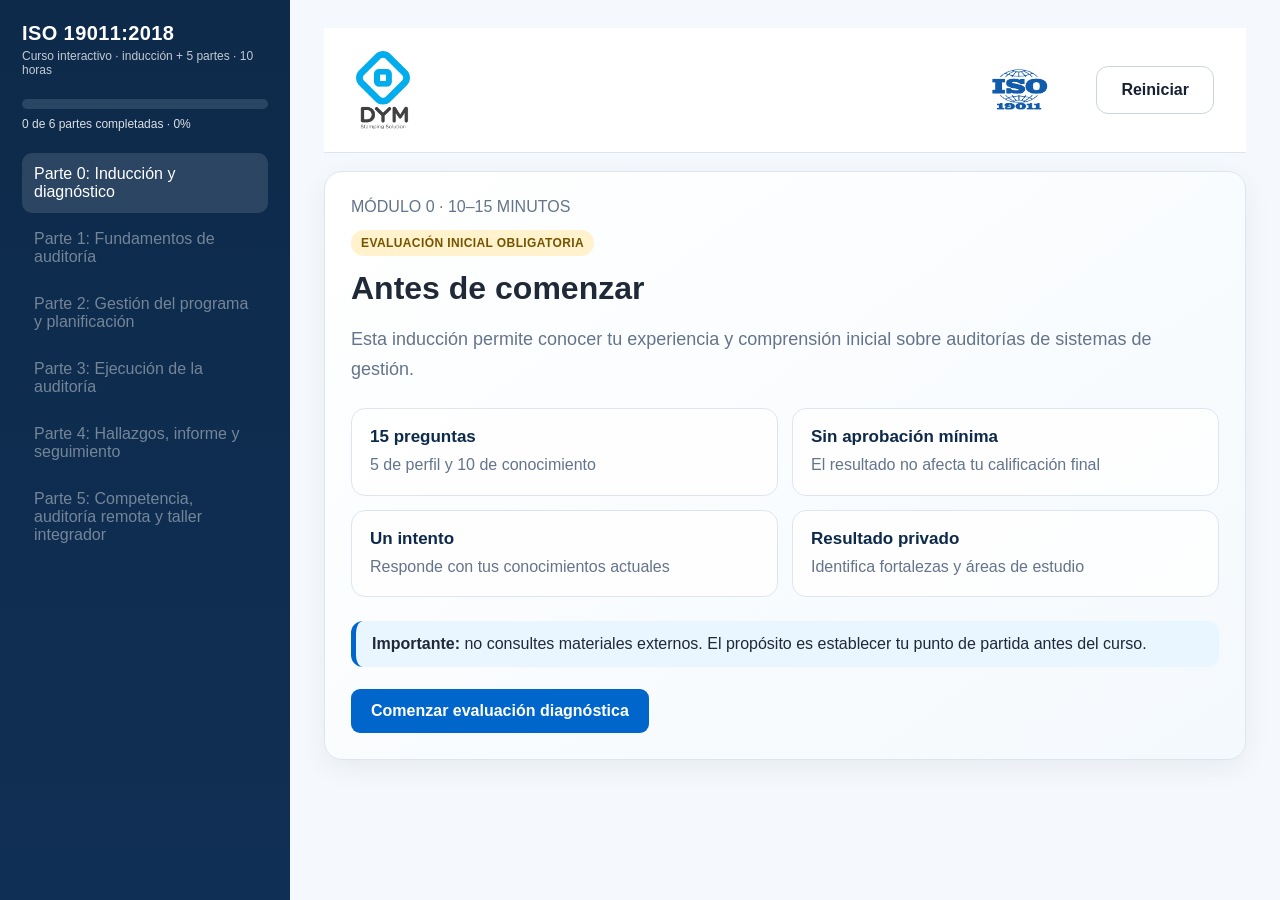
<file: index.html>
<!doctype html>
<html lang="es">
<head>
  <meta charset="utf-8">
  <meta name="viewport" content="width=device-width, initial-scale=1">

  <title>Curso ISO 19011:2018</title>

  <link rel="stylesheet" href="./css/style.css">
</head>

<body>
  <div class="app">

    <aside class="sidebar">
      <div class="brand">ISO 19011:2018</div>

      <div class="tag">
        Curso interactivo · inducción + 5 partes · 10 horas
      </div>

      <div class="progress-wrap">
        <div class="progressbar">
          <i id="progressFill"></i>
        </div>

        <div class="progress-label" id="progressLabel"></div>
      </div>

      <nav class="module-nav" id="moduleNav"></nav>
    </aside>

    <main class="main">
      <div class="topbar">

        <div class="brand-left">
          <img
            src="./assets/dym-logo.png"
            alt="DYM Stamping Solution"
            class="dym-logo">
        </div>

        <div class="brand-right">

          <img
            src="./assets/iso19011-logo.png"
            alt="ISO 19011"
            class="iso-logo">

          <button
            id="reset"
            class="btn secondary"
            type="button">
            Reiniciar
          </button>

        </div>
      </div>

      <div id="content"></div>
    </main>

  </div>

  <script src="./js/course-data.js"></script>
  <script src="./js/app.js"></script>
  <script type="module" src="./js/session-guard.js"></script>
</body>
</html>
</file>
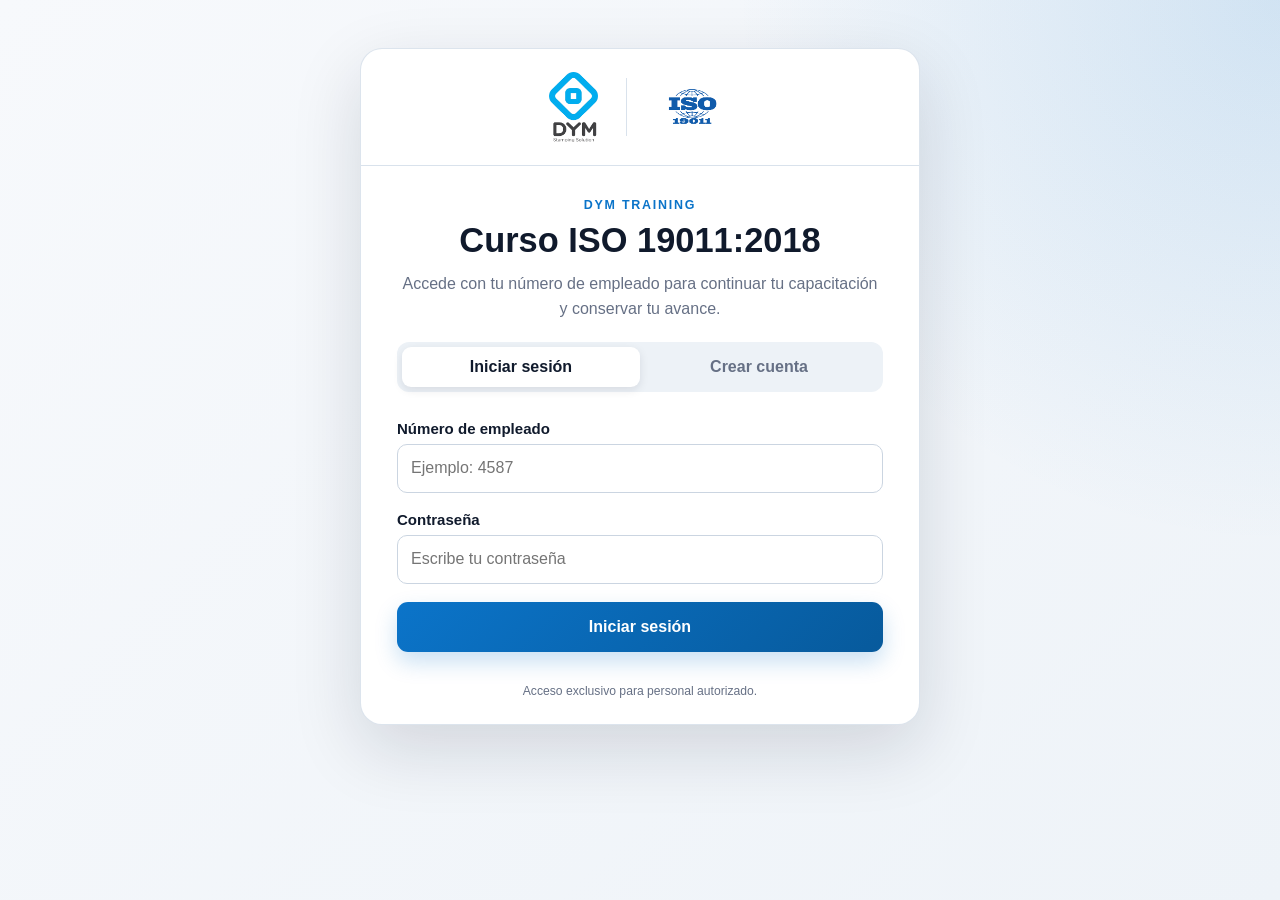
<file: login.html>
<!doctype html>
<html lang="es">
<head>
  <meta charset="utf-8">
  <meta name="viewport" content="width=device-width, initial-scale=1">
  <title>Acceso · Curso ISO 19011:2018</title>
  <link rel="stylesheet" href="./css/style.css">
  <link rel="stylesheet" href="./css/auth.css">
</head>
<body class="auth-page">
  <main class="auth-shell">
    <section class="auth-card" aria-labelledby="authTitle">
      <header class="auth-branding">
        <img src="./assets/dym-logo.png" class="auth-logo auth-logo-dym" alt="DYM Stamping Solutions">
        <span class="auth-brand-divider" aria-hidden="true"></span>
        <img src="./assets/iso19011-logo.png" class="auth-logo auth-logo-iso" alt="ISO 19011">
      </header>

      <div class="auth-intro">
        <p class="auth-kicker">DYM Training</p>
        <h1 id="authTitle">Curso ISO 19011:2018</h1>
        <p>Accede con tu número de empleado para continuar tu capacitación y conservar tu avance.</p>
      </div>

      <div class="auth-tabs" role="tablist" aria-label="Opciones de acceso">
        <button id="showLoginButton" class="auth-tab is-active" type="button"
          role="tab" aria-selected="true" aria-controls="loginPanel">Iniciar sesión</button>
        <button id="showRegisterButton" class="auth-tab" type="button"
          role="tab" aria-selected="false" aria-controls="registerPanel">Crear cuenta</button>
      </div>

      <section id="loginPanel" class="auth-panel" role="tabpanel" aria-labelledby="showLoginButton">
        <form id="loginForm" novalidate>
          <div class="auth-field">
            <label for="employeeNumberLogin">Número de empleado</label>
            <input id="employeeNumberLogin" name="employeeNumber" type="text"
              autocomplete="username" maxlength="30" placeholder="Ejemplo: 4587" required>
          </div>

          <div class="auth-field">
            <label for="loginPassword">Contraseña</label>
            <input id="loginPassword" name="password" type="password"
              autocomplete="current-password" minlength="8"
              placeholder="Escribe tu contraseña" required>
          </div>

          <button id="loginButton" class="auth-primary-button" type="submit">Iniciar sesión</button>
        </form>
      </section>

      <section id="registerPanel" class="auth-panel" role="tabpanel"
        aria-labelledby="showRegisterButton" hidden>
        <form id="registerForm" novalidate>
          <div class="auth-field">
            <label for="registerName">Nombre completo</label>
            <input id="registerName" name="fullName" type="text"
              autocomplete="name" maxlength="120" placeholder="Nombre y apellidos" required>
          </div>

          <div class="auth-field">
            <label for="employeeNumberRegister">Número de empleado</label>
            <input id="employeeNumberRegister" name="employeeNumber" type="text"
              autocomplete="username" maxlength="30" placeholder="Ejemplo: 4587" required>
            <small>Será tu identificador de acceso y no podrá repetirse.</small>
          </div>

          <div class="auth-field">
            <label for="registerPassword">Contraseña</label>
            <input id="registerPassword" name="password" type="password"
              autocomplete="new-password" minlength="8" maxlength="72"
              placeholder="Mínimo 8 caracteres" required>
          </div>

          <div class="auth-field">
            <label for="confirmPassword">Confirmar contraseña</label>
            <input id="confirmPassword" name="confirmPassword" type="password"
              autocomplete="new-password" minlength="8" maxlength="72"
              placeholder="Repite tu contraseña" required>
          </div>

          <label class="auth-checkbox">
            <input id="acceptTerms" type="checkbox" required>
            <span>Confirmo que los datos proporcionados son correctos y que esta cuenta será utilizada únicamente para capacitación.</span>
          </label>

          <button id="registerButton" class="auth-primary-button" type="submit">Crear cuenta</button>
        </form>
      </section>

      <div id="authMessage" class="auth-message" role="status" aria-live="polite" hidden></div>

      <footer class="auth-footer">
        <span>Acceso exclusivo para personal autorizado.</span>
      </footer>
    </section>
  </main>

  <script type="module" src="./js/auth.js"></script>
</body>
</html>
</file>
<file: css/style.css>
:root{
  --blue:#0066cc;--blue2:#0b84e5;--navy:#0d2a4a;--ink:#1f2937;--muted:#64748b;
  --bg:#f5f8fc;--card:#ffffff;--line:#dce6f2;--ok:#0f9d58;--warn:#f59e0b;--danger:#d93025;
}
*{box-sizing:border-box} body{margin:0;font-family:Inter,Segoe UI,Arial,sans-serif;background:var(--bg);color:var(--ink)}
button,input{font:inherit}.app{display:grid;grid-template-columns:290px 1fr;min-height:100vh}
.sidebar{background:linear-gradient(180deg,var(--navy),#102f54);color:white;padding:22px;position:sticky;top:0;height:100vh;overflow:auto}
.brand{font-weight:800;font-size:20px;letter-spacing:.4px}.tag{font-size:12px;opacity:.75;margin-top:4px}
.progress-wrap{margin:22px 0}.progressbar{height:10px;background:#274765;border-radius:999px;overflow:hidden}.progressbar i{display:block;height:100%;background:#36a3ff;width:0}
.progress-label{font-size:12px;margin-top:8px;opacity:.85}
.module-nav button{width:100%;display:block;text-align:left;border:0;background:transparent;color:white;padding:12px;border-radius:10px;margin:5px 0;cursor:pointer}
.module-nav button:hover,.module-nav button.active{background:rgba(255,255,255,.12)}
.main{padding:28px 34px 60px;max-width:1200px;width:100%}
.topbar{display:flex;justify-content:space-between;align-items:center;margin-bottom:18px}
.topbar h1{font-size:28px;margin:0}.actions{display:flex;gap:8px}
.btn{border:0;border-radius:9px;padding:10px 14px;cursor:pointer;background:var(--blue);color:white;font-weight:700}
.btn.secondary{background:white;color:var(--blue);border:1px solid var(--line)}
.hero,.lesson,.quiz,.certificate{background:var(--card);border:1px solid var(--line);border-radius:18px;padding:26px;box-shadow:0 8px 28px rgba(13,42,74,.06);margin-bottom:20px}
.hero{background:linear-gradient(135deg,#fff,#eef7ff)}.hero h2{font-size:32px;margin:0 0 8px}.meta{color:var(--muted);margin-bottom:14px}
.objectives{display:grid;grid-template-columns:repeat(2,minmax(0,1fr));gap:10px;padding:0;list-style:none}
.objectives li{background:#eef6ff;padding:12px;border-radius:10px;border-left:4px solid var(--blue)}
.lesson h3{color:var(--navy);font-size:23px;margin-top:0}.lesson p,.lesson li{line-height:1.65}
.callout{padding:14px 16px;border-radius:12px;margin:16px 0}.callout.key{background:#e9f5ff;border-left:5px solid var(--blue)}
.callout.tip{background:#eaf8f0;border-left:5px solid var(--ok)}.callout.warning{background:#fff6df;border-left:5px solid var(--warn)}
.cards{display:grid;gap:14px;margin:16px 0}.cards.two{grid-template-columns:repeat(2,1fr)}.cards.three{grid-template-columns:repeat(3,1fr)}.cards.four{grid-template-columns:repeat(4,1fr)}
.cards article{border:1px solid var(--line);border-radius:14px;padding:16px;background:white}.badge{display:inline-block;background:#e8f3ff;color:var(--blue);padding:4px 8px;border-radius:999px;font-size:12px;font-weight:800}
.compare{display:grid;grid-template-columns:1fr 1fr;gap:16px}.compare>div{border:1px solid var(--line);border-radius:14px;padding:16px}
.process{display:flex;gap:8px;flex-wrap:wrap;margin:18px 0}.process span{background:#e8f3ff;color:var(--navy);padding:10px 14px;border-radius:999px;font-weight:700}.process span:not(:last-child)::after{content:" →";color:var(--blue)}
table{width:100%;border-collapse:collapse;margin:16px 0}th,td{padding:12px;border:1px solid var(--line);text-align:left}th{background:#edf5ff}
.quiz h3{margin-top:0}.question{border-top:1px solid var(--line);padding:16px 0}.question:first-of-type{border-top:0}.question label{display:block;margin:8px 0;cursor:pointer}
.feedback{margin-top:8px;font-weight:700}.feedback.ok{color:var(--ok)}.feedback.bad{color:var(--danger)}
.module-footer{display:flex;justify-content:space-between;gap:10px;margin-top:22px}.hidden{display:none!important}
.certificate{text-align:center;padding:40px;border:8px double #b8ccea}.certificate h2{font-size:38px;color:var(--navy)}.certificate .name{font-size:30px;font-weight:800;margin:25px 0}
input[type=text]{width:100%;padding:12px;border:1px solid var(--line);border-radius:9px}
.small{font-size:12px;color:var(--muted)}
@media(max-width:850px){.app{grid-template-columns:1fr}.sidebar{position:relative;height:auto}.main{padding:18px}.objectives,.cards.two,.cards.three,.cards.four,.compare{grid-template-columns:1fr}}
@media print{.sidebar,.topbar,.module-footer,.quiz .btn{display:none!important}.app{display:block}.main{max-width:none}.lesson,.hero,.quiz,.certificate{box-shadow:none;break-inside:avoid}}

/* Módulo 0 · Inducción y evaluación diagnóstica */
.module-nav button:disabled{opacity:.42;cursor:not-allowed;background:transparent}
.lead{font-size:18px;line-height:1.65;color:var(--muted);max-width:850px}
.diagnostic-badge{display:inline-block;margin-bottom:14px;padding:6px 10px;border-radius:999px;background:#fff2cc;color:#755400;font-size:12px;font-weight:800;text-transform:uppercase;letter-spacing:.4px}
.diagnostic-grid{display:grid;grid-template-columns:repeat(2,minmax(0,1fr));gap:14px;margin:24px 0}
.diagnostic-grid article{display:flex;flex-direction:column;gap:6px;padding:18px;border:1px solid var(--line);border-radius:14px;background:rgba(255,255,255,.82)}
.diagnostic-grid article strong{color:var(--navy);font-size:17px}.diagnostic-grid article span{color:var(--muted);line-height:1.45}
.diagnostic-start{margin-top:6px;padding:13px 20px;font-size:16px}
.diagnostic-hero.compact{padding-bottom:20px}
.diagnostic-section{padding-top:20px}
.section-heading{display:flex;align-items:center;gap:14px;margin-bottom:12px}
.section-heading>span{display:grid;place-items:center;width:42px;height:42px;border-radius:12px;background:var(--blue);color:#fff;font-size:20px;font-weight:900}
.section-heading h3,.section-heading p{margin:0}.section-heading p{margin-top:4px;color:var(--muted)}
.diagnostic-question label{padding:7px 9px;border-radius:8px}.diagnostic-question label:hover{background:#f0f7ff}
.diagnostic-result{text-align:center}.result-icon{display:grid;place-items:center;width:62px;height:62px;margin:0 auto 15px;border-radius:50%;background:#eaf8f0;color:var(--ok);font-size:34px;font-weight:900}
.score-ring{display:flex;flex-direction:column;align-items:center;justify-content:center;width:190px;height:190px;margin:26px auto;border-radius:50%;background:conic-gradient(var(--blue) calc(var(--score)*1%),#dfeaf5 0);position:relative}
.score-ring::before{content:"";position:absolute;inset:14px;border-radius:50%;background:#fff}.score-ring strong,.score-ring span{position:relative;z-index:1}.score-ring strong{font-size:42px;color:var(--navy)}.score-ring span{max-width:130px;color:var(--muted);font-weight:700}
.result-columns{display:grid;grid-template-columns:1fr 1fr;gap:16px;text-align:left;margin:24px 0}.result-columns article{padding:20px;border:1px solid var(--line);border-radius:14px;background:#fff}.result-columns h3{margin-top:0;color:var(--navy)}.result-columns ul{padding-left:20px;line-height:1.8}
@media(max-width:850px){.diagnostic-grid,.result-columns{grid-template-columns:1fr}}
/* =========================================================
   TOP BAR CORPORATIVA
========================================================= */

.topbar {
  min-height: 110px;
  display: flex;
  justify-content: space-between;
  align-items: center;
  gap: 24px;
  padding: 18px 32px;
  background: #ffffff;
  border-bottom: 1px solid #dfe5ec;
  box-sizing: border-box;
}

.brand-left,
.brand-right {
  display: flex;
  align-items: center;
}

.brand-right {
  gap: 32px;
}

.dym-logo {
  display: block;
  width: auto;
  height: 78px;
  object-fit: contain;
}

.iso-logo {
  display: block;
  width: auto;
  height: 88px;
  object-fit: contain;
}

.topbar .btn.secondary {
  min-height: 48px;
  padding: 12px 24px;
  border: 1px solid #cbd5e1;
  border-radius: 12px;
  background: #ffffff;
  color: #172033;
  font: inherit;
  font-weight: 600;
  cursor: pointer;
  transition:
    transform 0.2s ease,
    border-color 0.2s ease,
    box-shadow 0.2s ease;
}

.topbar .btn.secondary:hover {
  transform: translateY(-1px);
  border-color: #0b74c9;
  box-shadow: 0 6px 16px rgba(15, 23, 42, 0.12);
}

.topbar .btn.secondary:disabled {
  cursor: not-allowed;
  opacity: 0.65;
}

@media (max-width: 800px) {
  .topbar {
    min-height: auto;
    align-items: flex-start;
    padding: 16px 20px;
  }

  .brand-right {
    gap: 16px;
  }

  .dym-logo {
    height: 58px;
  }

  .iso-logo {
    height: 66px;
  }

  .topbar .btn.secondary {
    padding: 10px 16px;
  }
}

@media (max-width: 560px) {
  .topbar {
    flex-direction: column;
    align-items: stretch;
  }

  .brand-left {
    justify-content: center;
  }

  .brand-right {
    justify-content: space-between;
  }
}

/* Build 0.5 · Visual Learning Edition */
.learning-map,.finding-formula{display:flex;align-items:stretch;gap:12px;margin-top:24px}.learning-map>div,.finding-formula>div{flex:1;background:#fff;border:1px solid #dce4ec;border-radius:14px;padding:16px;display:flex;flex-direction:column;gap:5px}.learning-map>div span{font-size:12px;color:#64748b;font-weight:800}.learning-map i,.finding-formula>strong{align-self:center;color:#0b5ea8;font-size:24px}.learning-map small,.finding-formula small{color:#64748b}.audit-cycle{display:grid;grid-template-columns:repeat(4,1fr);gap:12px;margin-top:24px}.audit-cycle>div{background:linear-gradient(145deg,#0b5ea8,#123d66);color:#fff;padding:18px;border-radius:14px;text-align:center;font-weight:800}.audit-cycle small{display:block;font-weight:400;opacity:.85;margin-top:5px}.evidence-chain,.competence-path,.shopfloor-route,.simulation-prep{display:flex;flex-wrap:wrap;gap:10px;margin-top:22px}.evidence-chain span,.competence-path span,.shopfloor-route span,.simulation-prep span{flex:1;min-width:120px;background:#eef5fb;border:1px solid #c9deef;border-radius:999px;padding:12px 14px;text-align:center;font-weight:700;color:#123d66}.finding-formula>div:last-child{border-color:#78b18a;background:#f2fbf5}.visual-grid{display:grid;grid-template-columns:repeat(2,1fr);gap:14px;margin:18px 0}.visual-grid article{background:#f7fafc;border-left:4px solid #0b5ea8;padding:16px;border-radius:10px}.visual-grid article b,.visual-grid article span{display:block}.visual-grid article span{margin-top:7px;color:#52606d}.risk-lanes{display:grid;gap:10px;margin:18px 0}.risk-lanes>div{display:grid;grid-template-columns:90px 1fr 220px;gap:12px;align-items:center;border:1px solid #dce4ec;border-radius:12px;padding:14px;background:#fff}.risk-lanes b{color:#123d66}.risk-lanes em{font-style:normal;font-weight:700;color:#0b5ea8}.finding-example{background:#f8fafc;border:1px solid #dce4ec;border-radius:14px;padding:18px;margin:16px 0}.simulation{background:#fff;border:1px solid #cad8e5;border-radius:18px;padding:24px;margin:26px 0;box-shadow:0 10px 30px rgba(18,61,102,.08)}.simulation-header{display:flex;justify-content:space-between;gap:20px;border-bottom:1px solid #e2e8f0;padding-bottom:18px}.simulation-label{font-size:12px;font-weight:900;letter-spacing:.12em;color:#0b5ea8}.case-file{min-width:180px;background:#123d66;color:#fff;padding:14px;border-radius:12px;display:flex;flex-direction:column}.case-file span{font-size:18px;font-weight:800}.case-file small{opacity:.8}.case-summary{display:grid;grid-template-columns:repeat(3,1fr);gap:12px;margin:18px 0}.case-summary article{background:#f4f8fb;border-radius:12px;padding:14px}.case-summary p{margin-bottom:0}.simulation-step{display:grid;grid-template-columns:44px 1fr;gap:14px;padding:20px 0;border-top:1px solid #edf1f5}.step-number{width:38px;height:38px;border-radius:50%;display:grid;place-items:center;background:#0b5ea8;color:#fff;font-weight:900}.step-content label{display:block;padding:10px 12px;border:1px solid #dce4ec;border-radius:10px;margin:8px 0;cursor:pointer}.step-content label:hover{background:#f4f8fb}.simulation-result{margin-top:20px;padding:20px;border-radius:14px;background:#eef8f1;border:1px solid #acd1b6}.simulation-score{display:flex;align-items:baseline;gap:14px}.simulation-score strong{font-size:36px;color:#166534}.simulation-score span{font-weight:800}.lesson{position:relative;overflow:hidden}.lesson:before{content:'';position:absolute;left:0;top:0;bottom:0;width:4px;background:linear-gradient(#0b5ea8,#8db9dc)}
@media(max-width:800px){.audit-cycle,.case-summary{grid-template-columns:1fr 1fr}.learning-map,.finding-formula{flex-direction:column}.learning-map i,.finding-formula>strong{transform:rotate(90deg)}.risk-lanes>div{grid-template-columns:1fr}.simulation-header{flex-direction:column}.case-file{min-width:0}}
@media(max-width:560px){.audit-cycle,.case-summary,.visual-grid{grid-template-columns:1fr}.simulation{padding:16px}.simulation-step{grid-template-columns:1fr}.step-number{width:32px;height:32px}}

/* Build 0.6 · Professional Visual Edition */
.module-hero-visual{margin:28px 0 0}.module-hero-visual img,.lesson-visual img,.simulation-visual img{display:block;width:100%;height:auto;border-radius:18px}.module-hero-visual img{box-shadow:0 18px 45px rgba(7,31,54,.20)}
.lesson-visual{margin:4px 0 24px}.lesson-visual img{border:1px solid #d9e3ec;box-shadow:0 12px 28px rgba(18,61,102,.10)}.lesson-visual figcaption{font-size:13px;color:#64748b;margin-top:8px;text-align:center;font-weight:600}
.simulation-visual{margin:0 0 22px}.simulation-visual img{box-shadow:0 14px 34px rgba(18,61,102,.14)}
.lesson h3{font-size:24px;margin-bottom:18px;color:#102f4a}.lesson p{line-height:1.72}.lesson ul,.lesson ol{line-height:1.7}
.lesson:nth-of-type(even){background:linear-gradient(180deg,#fff,#fbfdff)}
.hero{background:linear-gradient(145deg,#ffffff 0%,#f4f9fd 100%);border:1px solid #dce6ef}
@media(max-width:650px){.module-hero-visual img,.lesson-visual img,.simulation-visual img{border-radius:12px}.lesson h3{font-size:21px}}


/* Build 0.7 · Infographic Learning Edition */
.module-infographic{margin:28px 0 34px;padding:12px;background:#fff;border-radius:26px;border:1px solid #d9e5ef;box-shadow:0 18px 48px rgba(18,61,102,.14);overflow:hidden}
.module-infographic img{display:block;width:100%;height:auto;border-radius:18px}
.module-infographic.part-one{border-top:8px solid #0b5ea8}.module-infographic.part-two{border-top:8px solid #19764d}.module-infographic.part-three{border-top:8px solid #c66a12}.module-infographic.part-four{border-top:8px solid #b83434}.module-infographic.part-five{border-top:8px solid #7143a3}
.lesson-visual{display:none!important}
.hero .eyebrow{letter-spacing:.12em}
@media(max-width:700px){.module-infographic{margin:20px -4px 26px;padding:6px;border-radius:16px}.module-infographic img{border-radius:12px}}
</file>
<file: css/auth.css>
:root {
  --auth-navy: #101a2c;
  --auth-blue: #0b74c9;
  --auth-blue-dark: #075a9c;
  --auth-surface: #ffffff;
  --auth-page: #eef3f8;
  --auth-border: #d9e2ec;
  --auth-text: #172033;
  --auth-muted: #667085;
  --auth-error: #b42318;
  --auth-error-bg: #fef3f2;
  --auth-success: #067647;
  --auth-success-bg: #ecfdf3;
}

* { box-sizing: border-box; }

body.auth-page {
  min-height: 100vh;
  margin: 0;
  color: var(--auth-text);
  background:
    radial-gradient(circle at top right, rgba(11,116,201,.14), transparent 34rem),
    linear-gradient(135deg, #f7f9fc 0%, var(--auth-page) 100%);
}

.auth-shell {
  width: min(100% - 32px, 560px);
  margin: 0 auto;
  padding: 48px 0;
}

.auth-card {
  overflow: hidden;
  border: 1px solid rgba(217,226,236,.9);
  border-radius: 22px;
  background: var(--auth-surface);
  box-shadow: 0 24px 70px rgba(16,24,40,.14);
}

.auth-branding {
  min-height: 112px;
  display: flex;
  justify-content: center;
  align-items: center;
  gap: 28px;
  padding: 20px 32px;
  border-bottom: 1px solid var(--auth-border);
}

.auth-logo { display: block; width: auto; object-fit: contain; }
.auth-logo-dym { max-width: 230px; height: 70px; }
.auth-logo-iso { max-width: 120px; height: 76px; }
.auth-brand-divider { width: 1px; height: 58px; background: var(--auth-border); }

.auth-intro { padding: 30px 36px 20px; text-align: center; }
.auth-intro h1 {
  margin: 5px 0 10px;
  color: var(--auth-navy);
  font-size: clamp(1.65rem, 4vw, 2.15rem);
  line-height: 1.15;
}
.auth-intro p { margin: 0 auto; color: var(--auth-muted); line-height: 1.6; }
.auth-kicker {
  color: var(--auth-blue) !important;
  font-size: .78rem;
  font-weight: 800;
  letter-spacing: .14em;
  text-transform: uppercase;
}

.auth-tabs {
  display: grid;
  grid-template-columns: 1fr 1fr;
  margin: 0 36px;
  padding: 5px;
  border-radius: 12px;
  background: #edf2f7;
}

.auth-tab {
  border: 0;
  border-radius: 9px;
  padding: 11px 14px;
  color: var(--auth-muted);
  background: transparent;
  font: inherit;
  font-weight: 700;
  cursor: pointer;
}
.auth-tab.is-active {
  color: var(--auth-navy);
  background: #fff;
  box-shadow: 0 3px 10px rgba(16,24,40,.1);
}

.auth-panel { padding: 28px 36px 12px; }
.auth-field { margin-bottom: 18px; }
.auth-field label {
  display: block;
  margin-bottom: 7px;
  color: var(--auth-navy);
  font-size: .94rem;
  font-weight: 700;
}
.auth-field input {
  width: 100%;
  min-height: 49px;
  border: 1px solid #cbd5e1;
  border-radius: 10px;
  padding: 11px 13px;
  color: var(--auth-text);
  background: #fff;
  font: inherit;
  outline: none;
}
.auth-field input:focus {
  border-color: var(--auth-blue);
  box-shadow: 0 0 0 4px rgba(11,116,201,.12);
}
.auth-field small {
  display: block;
  margin-top: 6px;
  color: var(--auth-muted);
  font-size: .78rem;
}

.auth-checkbox {
  display: flex;
  align-items: flex-start;
  gap: 10px;
  margin: 4px 0 20px;
  color: var(--auth-muted);
  font-size: .82rem;
  line-height: 1.45;
}
.auth-checkbox input { margin-top: 3px; }

.auth-primary-button {
  width: 100%;
  min-height: 50px;
  border: 0;
  border-radius: 11px;
  padding: 12px 18px;
  color: #fff;
  background: linear-gradient(135deg, var(--auth-blue), var(--auth-blue-dark));
  font: inherit;
  font-weight: 800;
  cursor: pointer;
  box-shadow: 0 10px 22px rgba(11,116,201,.22);
}
.auth-primary-button:disabled { cursor: wait; opacity: .7; }

.auth-message {
  margin: 12px 36px 6px;
  border: 1px solid transparent;
  border-radius: 10px;
  padding: 12px 14px;
  font-size: .9rem;
}
.auth-message.is-error {
  border-color: #fecdca;
  color: var(--auth-error);
  background: var(--auth-error-bg);
}
.auth-message.is-success {
  border-color: #abefc6;
  color: var(--auth-success);
  background: var(--auth-success-bg);
}
.auth-message.is-info {
  border-color: #b2ddff;
  color: #175cd3;
  background: #eff8ff;
}

.auth-footer {
  padding: 20px 36px 26px;
  color: var(--auth-muted);
  font-size: .76rem;
  text-align: center;
}

[hidden] { display: none !important; }

@media (max-width: 560px) {
  .auth-shell { width: min(100% - 20px, 560px); padding: 20px 0; }
  .auth-card { border-radius: 16px; }
  .auth-branding { gap: 17px; padding: 18px 20px; }
  .auth-logo-dym { max-width: 185px; height: 56px; }
  .auth-logo-iso { max-width: 90px; height: 62px; }
  .auth-brand-divider { height: 48px; }
  .auth-intro, .auth-panel { padding-left: 22px; padding-right: 22px; }
  .auth-tabs, .auth-message { margin-left: 22px; margin-right: 22px; }
}
</file>
